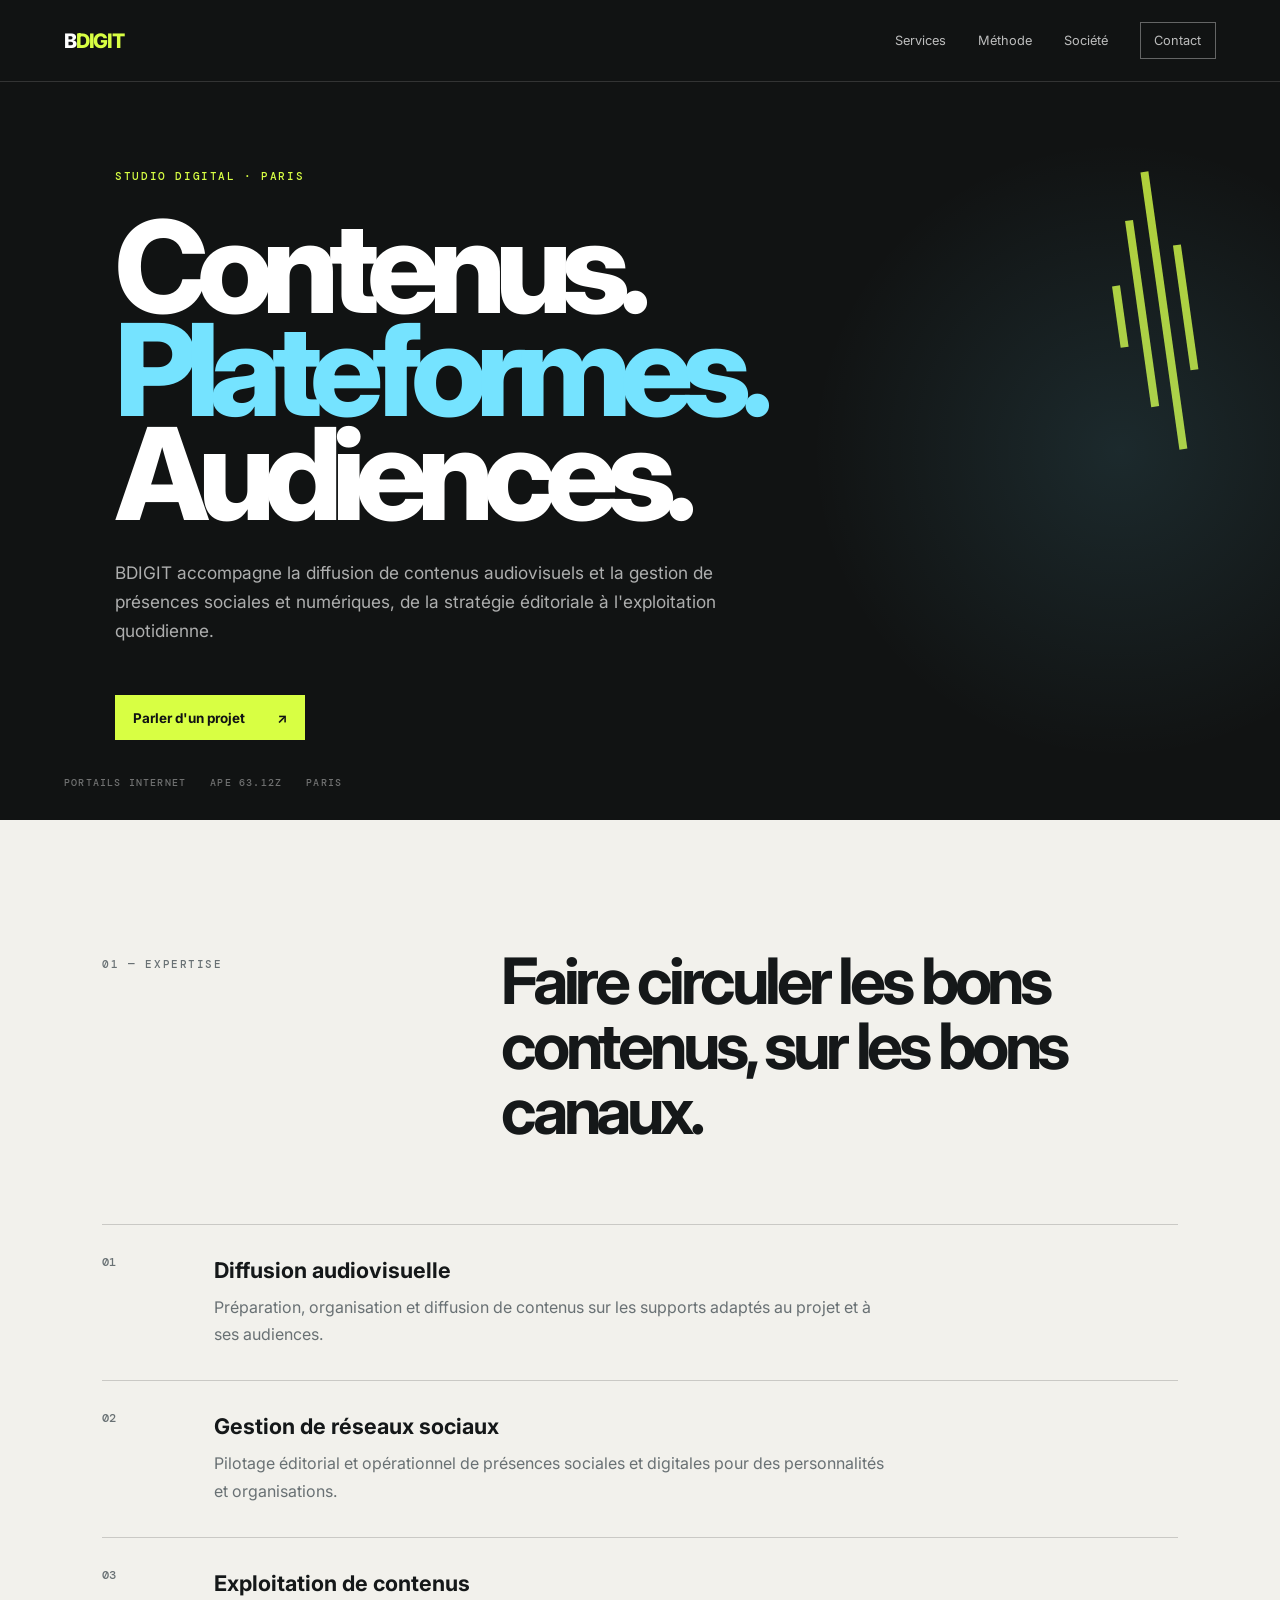
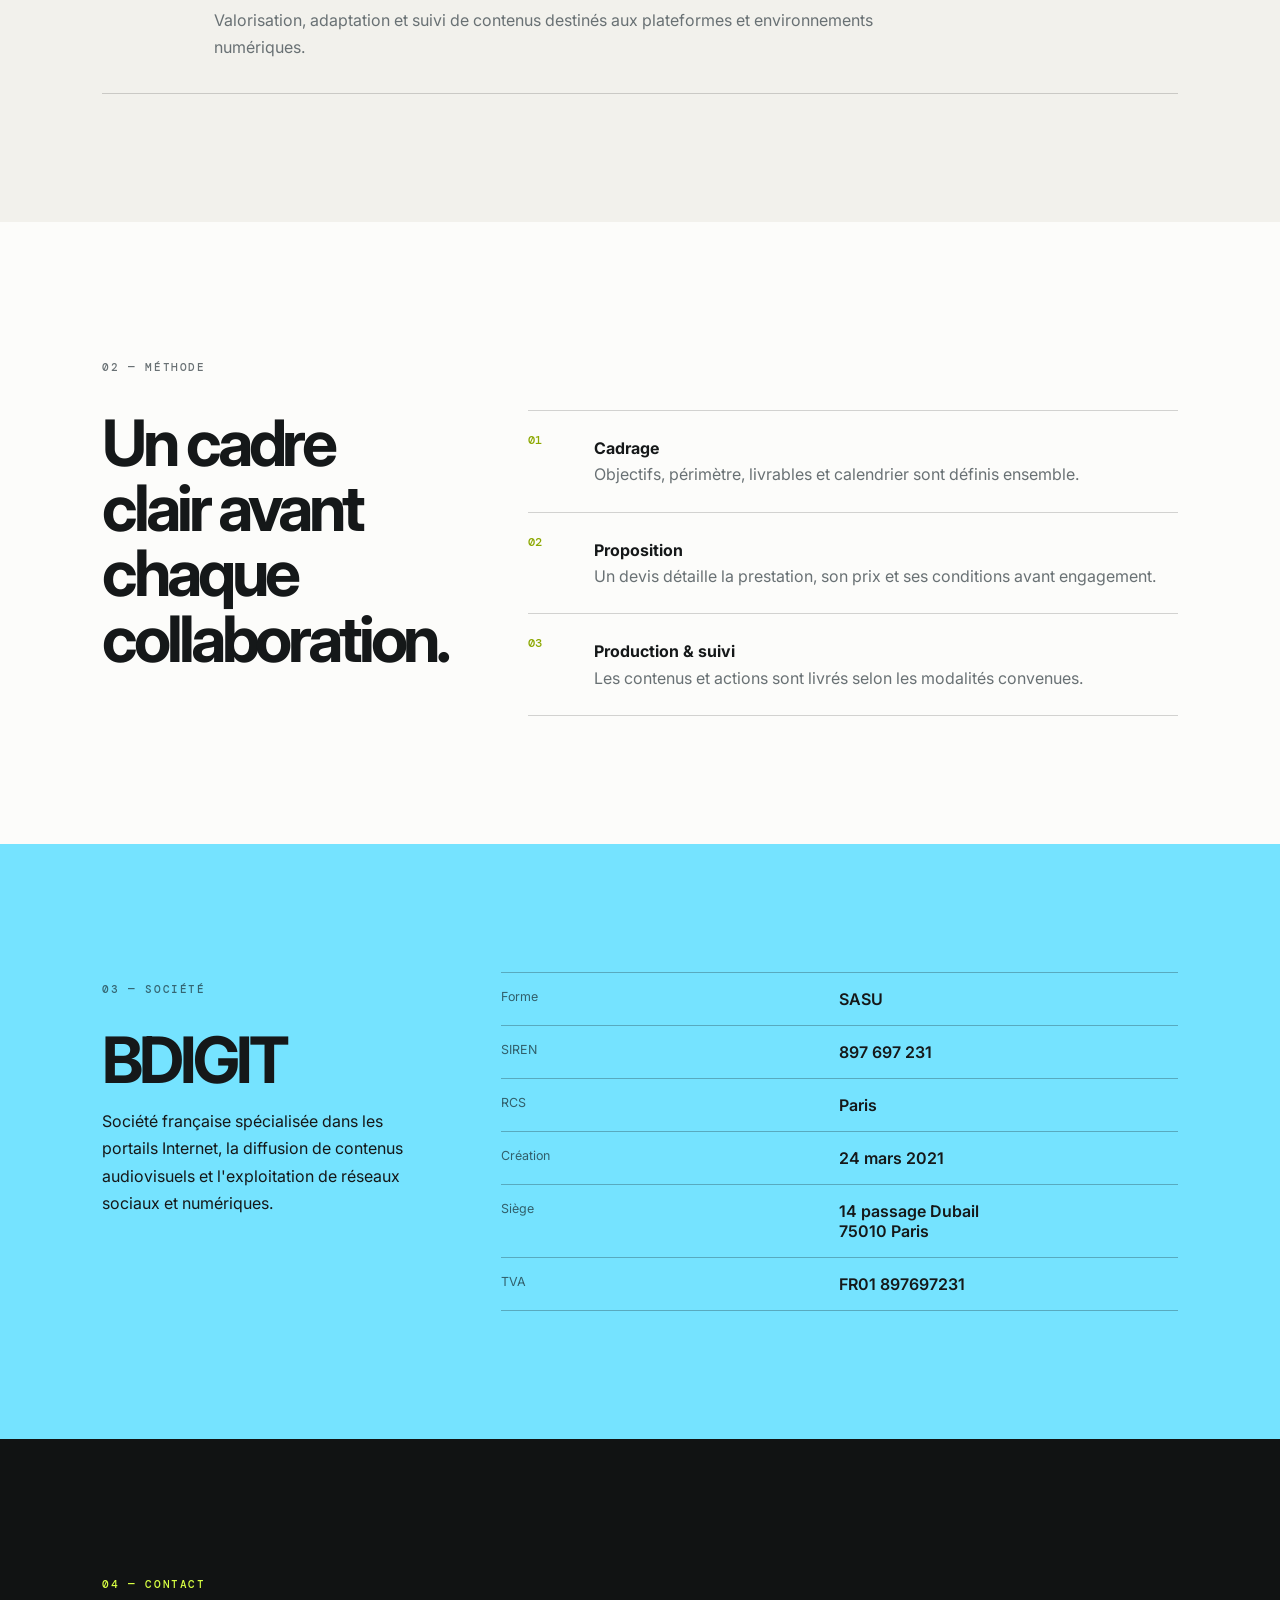
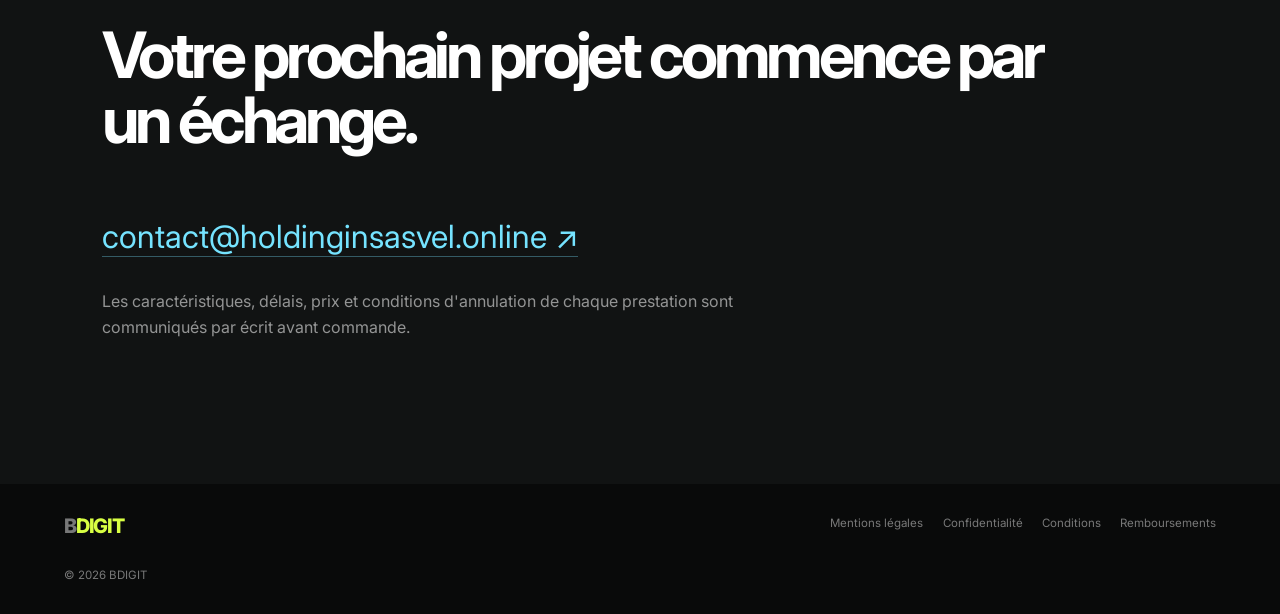
<file: index.html>
<!doctype html>
<html lang="fr">
<head>
  <meta charset="utf-8">
  <meta name="viewport" content="width=device-width,initial-scale=1">
  <meta name="description" content="BDIGIT accompagne la diffusion de contenus audiovisuels et la gestion de présences numériques.">
  <title>BDIGIT — Contenus & présences numériques</title>
  <link rel="preconnect" href="https://fonts.googleapis.com">
  <link rel="preconnect" href="https://fonts.gstatic.com" crossorigin>
  <link href="https://fonts.googleapis.com/css2?family=DM+Mono:wght@400;500&family=Inter:wght@400;500;600;700;800&display=swap" rel="stylesheet">
  <link rel="stylesheet" href="styles.css">
</head>
<body>
  <a class="skip" href="#contenu">Aller au contenu</a>
  <header>
    <a class="logo" href="index.html">B<span>DIGIT</span></a>
    <button class="menu" type="button" aria-expanded="false" aria-controls="nav">Menu</button>
    <nav id="nav" aria-label="Navigation principale">
      <a href="#services">Services</a><a href="#methode">Méthode</a><a href="#societe">Société</a><a class="contact-link" href="#contact">Contact</a>
    </nav>
  </header>
  <main id="contenu">
    <section class="hero">
      <div class="signal" aria-hidden="true"><span></span><span></span><span></span><span></span></div>
      <p class="eyebrow">Studio digital · Paris</p>
      <h1>Contenus.<br><span>Plateformes.</span><br>Audiences.</h1>
      <p class="intro">BDIGIT accompagne la diffusion de contenus audiovisuels et la gestion de présences sociales et numériques, de la stratégie éditoriale à l'exploitation quotidienne.</p>
      <a class="button" href="#contact">Parler d'un projet <span>↗</span></a>
      <div class="hero-meta"><span>PORTAILS INTERNET</span><span>APE 63.12Z</span><span>PARIS</span></div>
    </section>

    <section class="services" id="services">
      <div class="section-head"><p class="kicker">01 — Expertise</p><h2>Faire circuler les bons contenus, sur les bons canaux.</h2></div>
      <div class="service-list">
        <article><span>01</span><div><h3>Diffusion audiovisuelle</h3><p>Préparation, organisation et diffusion de contenus sur les supports adaptés au projet et à ses audiences.</p></div></article>
        <article><span>02</span><div><h3>Gestion de réseaux sociaux</h3><p>Pilotage éditorial et opérationnel de présences sociales et digitales pour des personnalités et organisations.</p></div></article>
        <article><span>03</span><div><h3>Exploitation de contenus</h3><p>Valorisation, adaptation et suivi de contenus destinés aux plateformes et environnements numériques.</p></div></article>
      </div>
    </section>

    <section class="method" id="methode">
      <p class="kicker">02 — Méthode</p>
      <div class="method-grid">
        <h2>Un cadre clair avant chaque collaboration.</h2>
        <div class="steps">
          <div><b>01</b><p><strong>Cadrage</strong><br>Objectifs, périmètre, livrables et calendrier sont définis ensemble.</p></div>
          <div><b>02</b><p><strong>Proposition</strong><br>Un devis détaille la prestation, son prix et ses conditions avant engagement.</p></div>
          <div><b>03</b><p><strong>Production & suivi</strong><br>Les contenus et actions sont livrés selon les modalités convenues.</p></div>
        </div>
      </div>
    </section>

    <section class="company" id="societe">
      <div><p class="kicker">03 — Société</p><h2>BDIGIT</h2><p class="company-copy">Société française spécialisée dans les portails Internet, la diffusion de contenus audiovisuels et l'exploitation de réseaux sociaux et numériques.</p></div>
      <dl>
        <div><dt>Forme</dt><dd>SASU</dd></div><div><dt>SIREN</dt><dd>897 697 231</dd></div><div><dt>RCS</dt><dd>Paris</dd></div><div><dt>Création</dt><dd>24 mars 2021</dd></div><div><dt>Siège</dt><dd>14 passage Dubail<br>75010 Paris</dd></div><div><dt>TVA</dt><dd>FR01 897697231</dd></div>
      </dl>
    </section>

    <section class="contact" id="contact">
      <p class="kicker">04 — Contact</p><h2>Votre prochain projet commence par un échange.</h2>
      <a href="mailto:contact@holdinginsasvel.online">contact@holdinginsasvel.online <span>↗</span></a>
      <p>Les caractéristiques, délais, prix et conditions d'annulation de chaque prestation sont communiqués par écrit avant commande.</p>
    </section>
  </main>
  <footer><a class="logo" href="index.html">B<span>DIGIT</span></a><div><a href="mentions-legales.html">Mentions légales</a><a href="confidentialite.html">Confidentialité</a><a href="conditions.html">Conditions</a><a href="remboursements.html">Remboursements</a></div><p>© <span id="year">2026</span> BDIGIT</p></footer>
  <script src="script.js"></script>
</body>
</html>
</file>
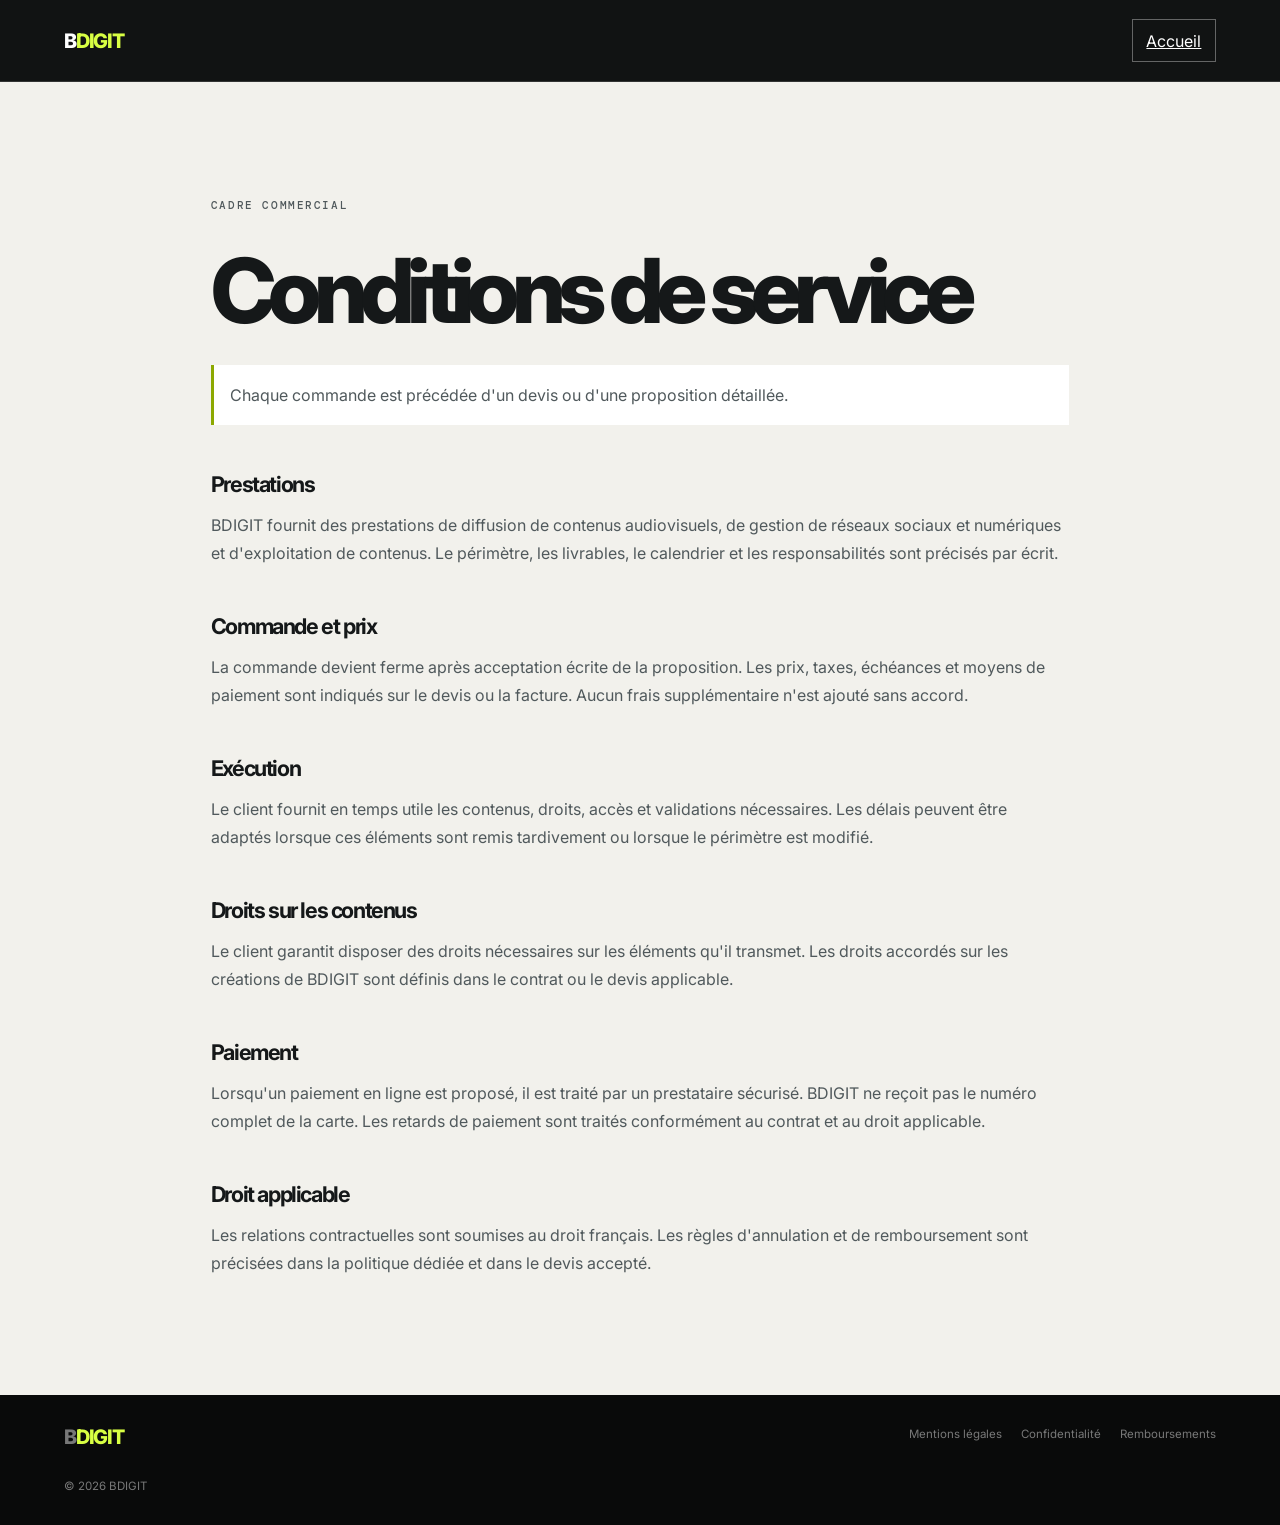
<file: conditions.html>
<!doctype html><html lang="fr"><head><meta charset="utf-8"><meta name="viewport" content="width=device-width,initial-scale=1"><title>Conditions — BDIGIT</title><link rel="preconnect" href="https://fonts.googleapis.com"><link rel="preconnect" href="https://fonts.gstatic.com" crossorigin><link href="https://fonts.googleapis.com/css2?family=DM+Mono:wght@400;500&family=Inter:wght@400;500;600;700;800&display=swap" rel="stylesheet"><link rel="stylesheet" href="styles.css"></head><body><header class="legal-header"><a class="logo" href="index.html">B<span>DIGIT</span></a><a class="contact-link" href="index.html">Accueil</a></header><main class="legal-main"><p class="kicker">Cadre commercial</p><h1>Conditions de service</h1><p class="legal-note">Chaque commande est précédée d'un devis ou d'une proposition détaillée.</p><h2>Prestations</h2><p>BDIGIT fournit des prestations de diffusion de contenus audiovisuels, de gestion de réseaux sociaux et numériques et d'exploitation de contenus. Le périmètre, les livrables, le calendrier et les responsabilités sont précisés par écrit.</p><h2>Commande et prix</h2><p>La commande devient ferme après acceptation écrite de la proposition. Les prix, taxes, échéances et moyens de paiement sont indiqués sur le devis ou la facture. Aucun frais supplémentaire n'est ajouté sans accord.</p><h2>Exécution</h2><p>Le client fournit en temps utile les contenus, droits, accès et validations nécessaires. Les délais peuvent être adaptés lorsque ces éléments sont remis tardivement ou lorsque le périmètre est modifié.</p><h2>Droits sur les contenus</h2><p>Le client garantit disposer des droits nécessaires sur les éléments qu'il transmet. Les droits accordés sur les créations de BDIGIT sont définis dans le contrat ou le devis applicable.</p><h2>Paiement</h2><p>Lorsqu'un paiement en ligne est proposé, il est traité par un prestataire sécurisé. BDIGIT ne reçoit pas le numéro complet de la carte. Les retards de paiement sont traités conformément au contrat et au droit applicable.</p><h2>Droit applicable</h2><p>Les relations contractuelles sont soumises au droit français. Les règles d'annulation et de remboursement sont précisées dans la politique dédiée et dans le devis accepté.</p></main><footer><a class="logo" href="index.html">B<span>DIGIT</span></a><div><a href="mentions-legales.html">Mentions légales</a><a href="confidentialite.html">Confidentialité</a><a href="remboursements.html">Remboursements</a></div><p>© 2026 BDIGIT</p></footer></body></html>
</file>
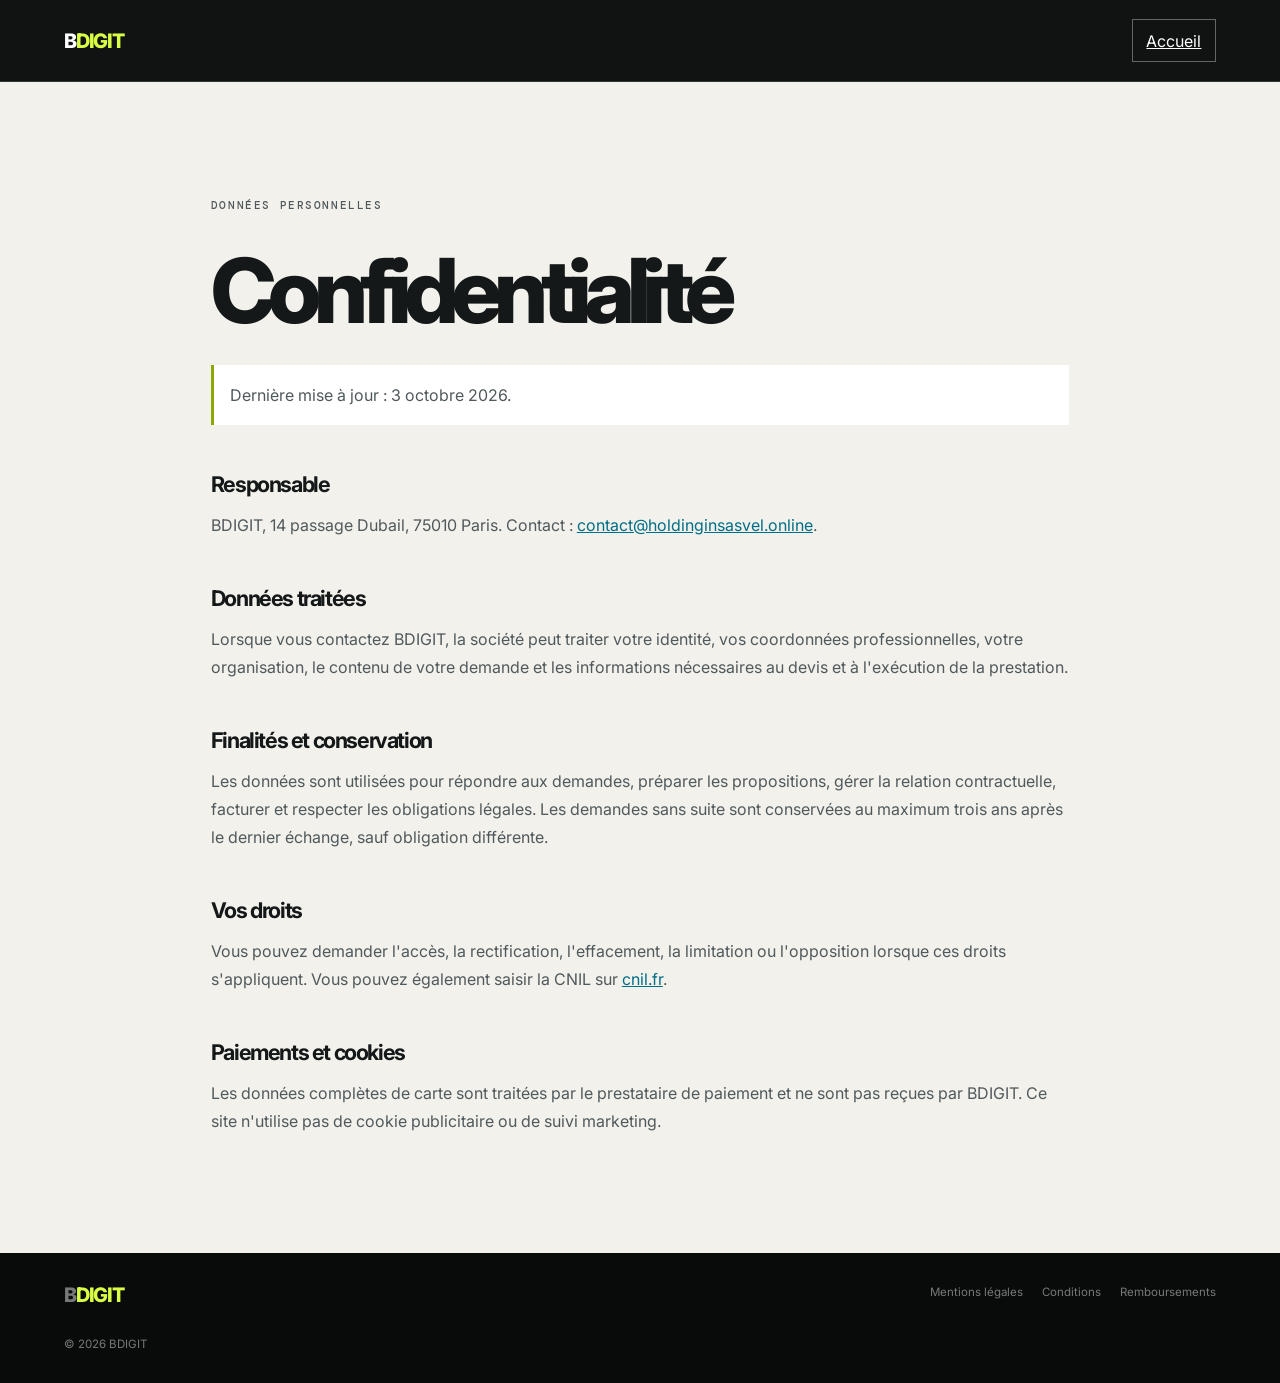
<file: confidentialite.html>
<!doctype html><html lang="fr"><head><meta charset="utf-8"><meta name="viewport" content="width=device-width,initial-scale=1"><title>Confidentialité — BDIGIT</title><link rel="preconnect" href="https://fonts.googleapis.com"><link rel="preconnect" href="https://fonts.gstatic.com" crossorigin><link href="https://fonts.googleapis.com/css2?family=DM+Mono:wght@400;500&family=Inter:wght@400;500;600;700;800&display=swap" rel="stylesheet"><link rel="stylesheet" href="styles.css"></head><body><header class="legal-header"><a class="logo" href="index.html">B<span>DIGIT</span></a><a class="contact-link" href="index.html">Accueil</a></header><main class="legal-main"><p class="kicker">Données personnelles</p><h1>Confidentialité</h1><p class="legal-note">Dernière mise à jour : 3 octobre 2026.</p><h2>Responsable</h2><p>BDIGIT, 14 passage Dubail, 75010 Paris. Contact : <a href="mailto:contact@holdinginsasvel.online">contact@holdinginsasvel.online</a>.</p><h2>Données traitées</h2><p>Lorsque vous contactez BDIGIT, la société peut traiter votre identité, vos coordonnées professionnelles, votre organisation, le contenu de votre demande et les informations nécessaires au devis et à l'exécution de la prestation.</p><h2>Finalités et conservation</h2><p>Les données sont utilisées pour répondre aux demandes, préparer les propositions, gérer la relation contractuelle, facturer et respecter les obligations légales. Les demandes sans suite sont conservées au maximum trois ans après le dernier échange, sauf obligation différente.</p><h2>Vos droits</h2><p>Vous pouvez demander l'accès, la rectification, l'effacement, la limitation ou l'opposition lorsque ces droits s'appliquent. Vous pouvez également saisir la CNIL sur <a href="https://www.cnil.fr">cnil.fr</a>.</p><h2>Paiements et cookies</h2><p>Les données complètes de carte sont traitées par le prestataire de paiement et ne sont pas reçues par BDIGIT. Ce site n'utilise pas de cookie publicitaire ou de suivi marketing.</p></main><footer><a class="logo" href="index.html">B<span>DIGIT</span></a><div><a href="mentions-legales.html">Mentions légales</a><a href="conditions.html">Conditions</a><a href="remboursements.html">Remboursements</a></div><p>© 2026 BDIGIT</p></footer></body></html>
</file>
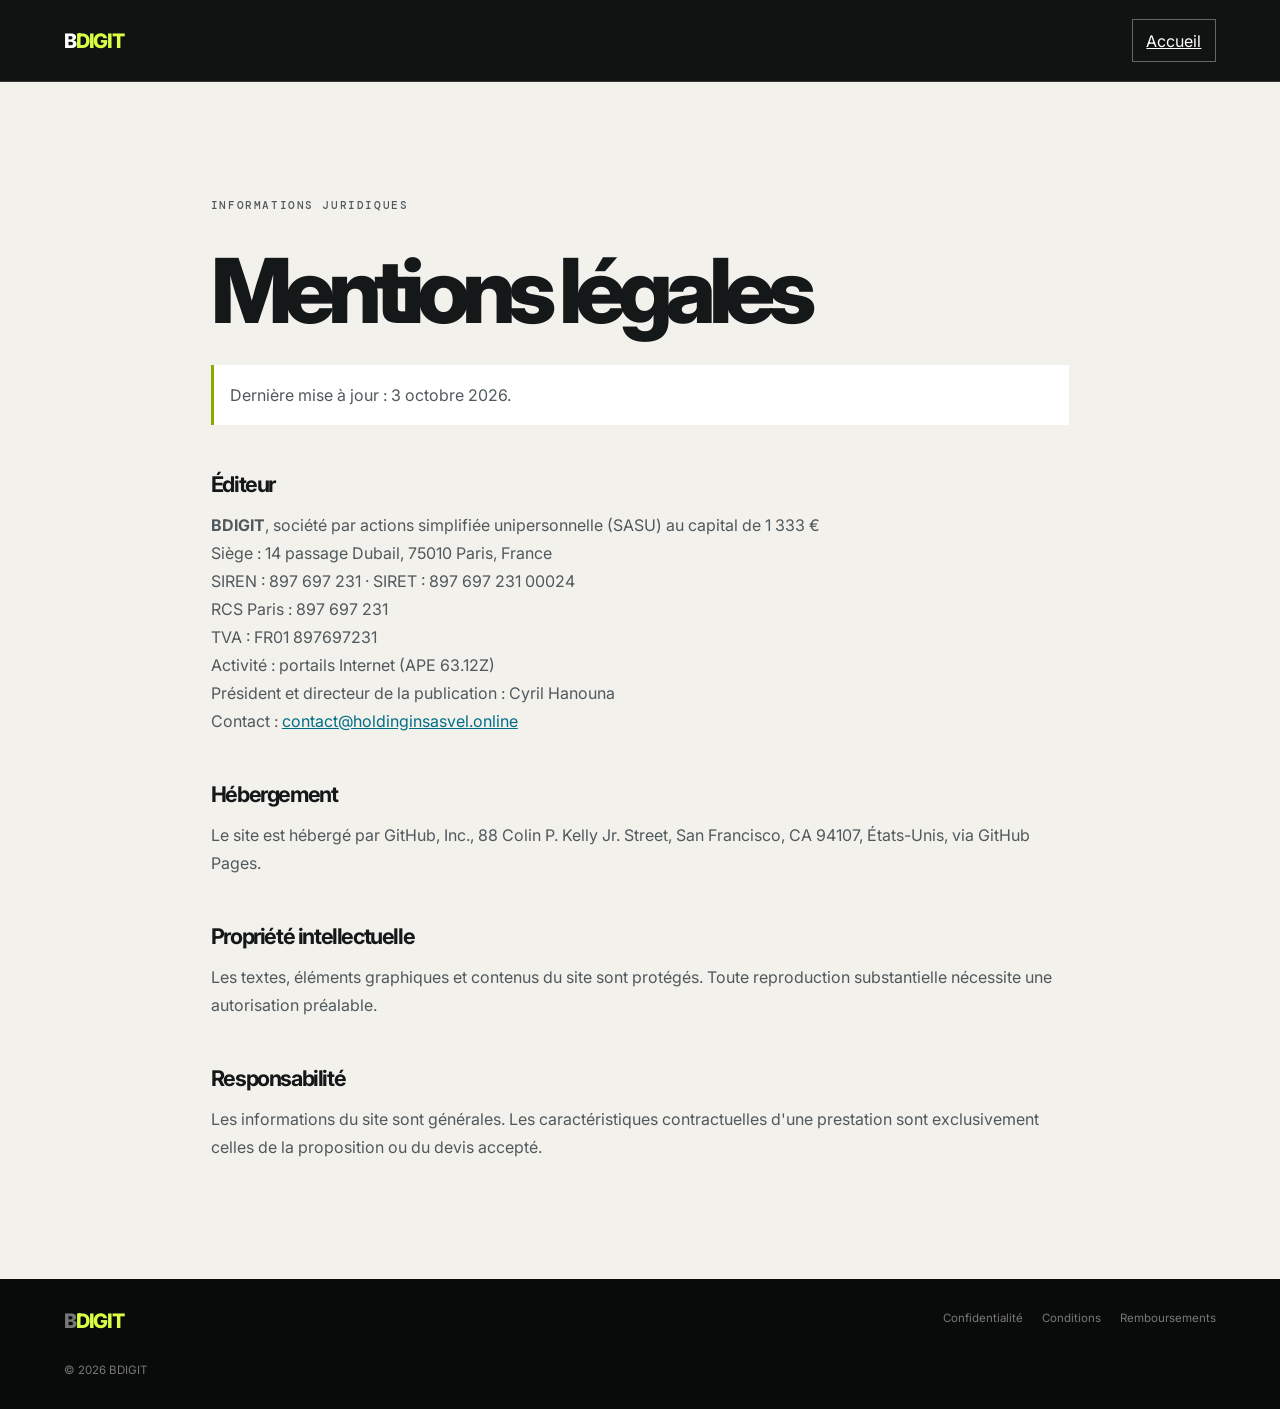
<file: mentions-legales.html>
<!doctype html><html lang="fr"><head><meta charset="utf-8"><meta name="viewport" content="width=device-width,initial-scale=1"><title>Mentions légales — BDIGIT</title><link rel="preconnect" href="https://fonts.googleapis.com"><link rel="preconnect" href="https://fonts.gstatic.com" crossorigin><link href="https://fonts.googleapis.com/css2?family=DM+Mono:wght@400;500&family=Inter:wght@400;500;600;700;800&display=swap" rel="stylesheet"><link rel="stylesheet" href="styles.css"></head><body><header class="legal-header"><a class="logo" href="index.html">B<span>DIGIT</span></a><a class="contact-link" href="index.html">Accueil</a></header><main class="legal-main"><p class="kicker">Informations juridiques</p><h1>Mentions légales</h1><p class="legal-note">Dernière mise à jour : 3 octobre 2026.</p><h2>Éditeur</h2><p><strong>BDIGIT</strong>, société par actions simplifiée unipersonnelle (SASU) au capital de 1 333 €<br>Siège : 14 passage Dubail, 75010 Paris, France<br>SIREN : 897 697 231 · SIRET : 897 697 231 00024<br>RCS Paris : 897 697 231<br>TVA : FR01 897697231<br>Activité : portails Internet (APE 63.12Z)<br>Président et directeur de la publication : Cyril Hanouna<br>Contact : <a href="mailto:contact@holdinginsasvel.online">contact@holdinginsasvel.online</a></p><h2>Hébergement</h2><p>Le site est hébergé par GitHub, Inc., 88 Colin P. Kelly Jr. Street, San Francisco, CA 94107, États-Unis, via GitHub Pages.</p><h2>Propriété intellectuelle</h2><p>Les textes, éléments graphiques et contenus du site sont protégés. Toute reproduction substantielle nécessite une autorisation préalable.</p><h2>Responsabilité</h2><p>Les informations du site sont générales. Les caractéristiques contractuelles d'une prestation sont exclusivement celles de la proposition ou du devis accepté.</p></main><footer><a class="logo" href="index.html">B<span>DIGIT</span></a><div><a href="confidentialite.html">Confidentialité</a><a href="conditions.html">Conditions</a><a href="remboursements.html">Remboursements</a></div><p>© 2026 BDIGIT</p></footer></body></html>
</file>
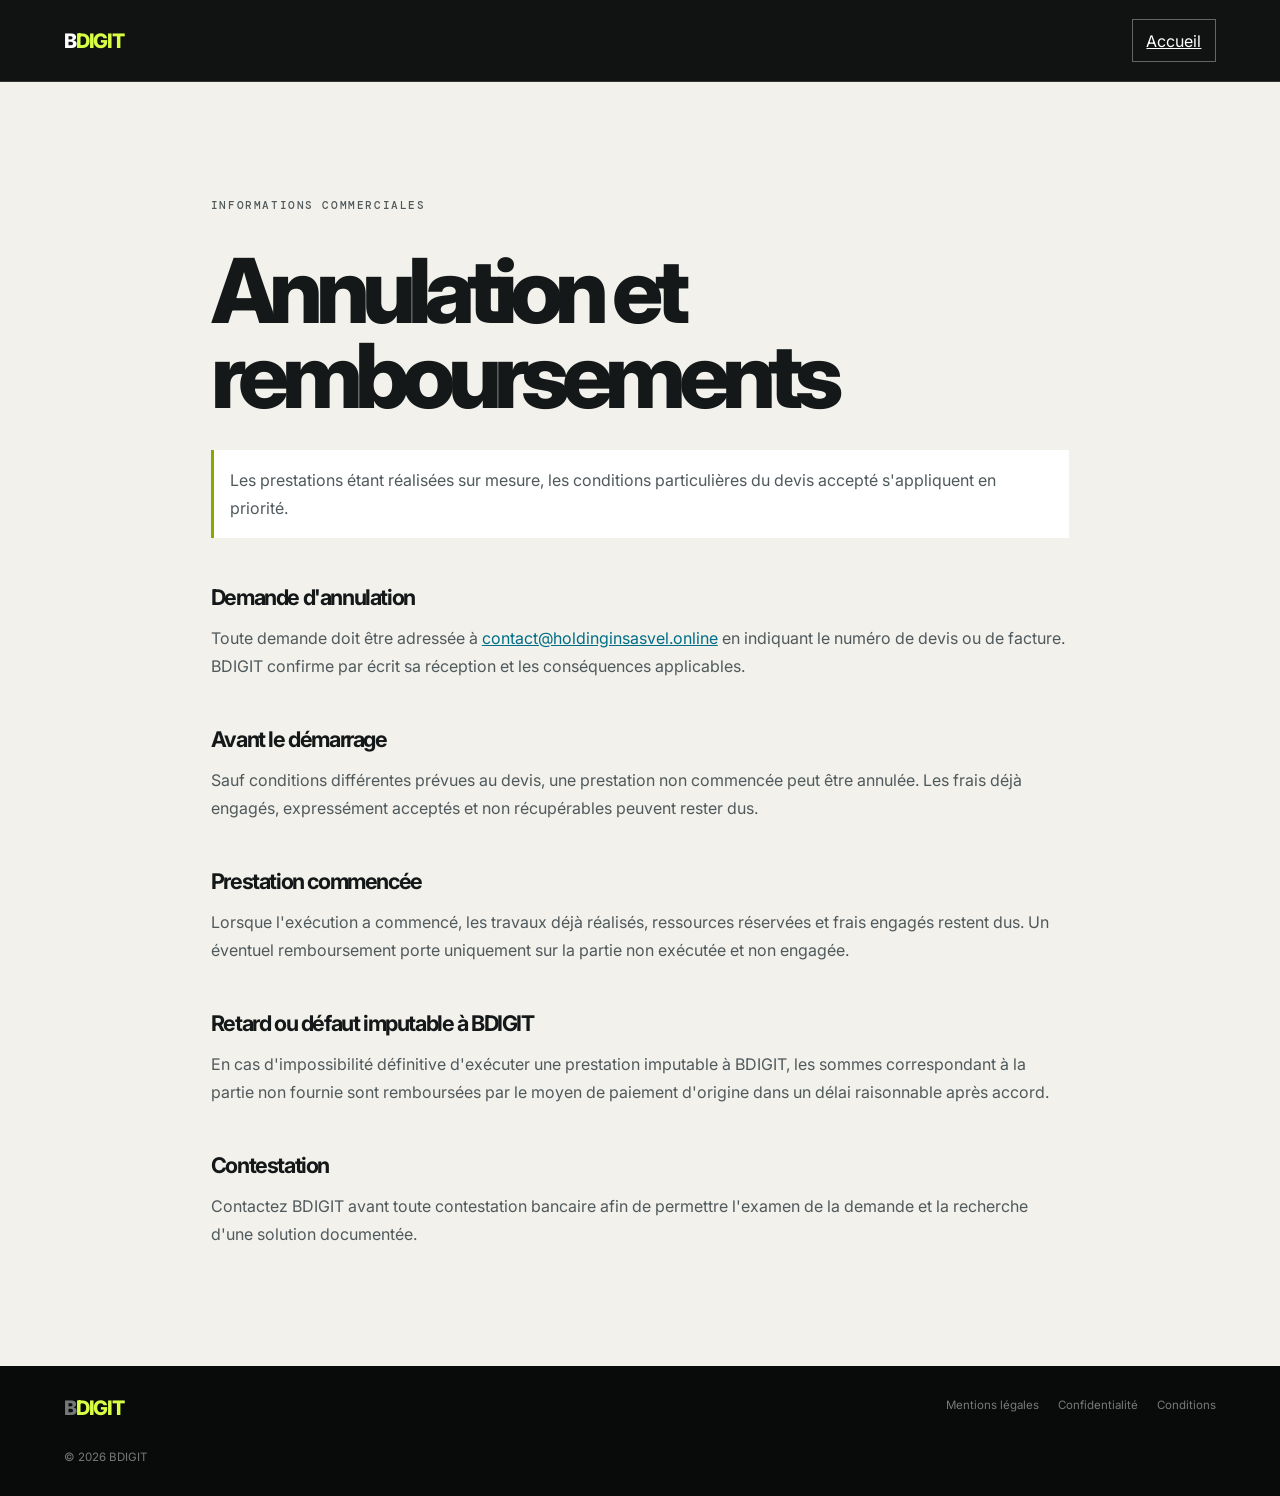
<file: remboursements.html>
<!doctype html><html lang="fr"><head><meta charset="utf-8"><meta name="viewport" content="width=device-width,initial-scale=1"><title>Annulation et remboursements — BDIGIT</title><link rel="preconnect" href="https://fonts.googleapis.com"><link rel="preconnect" href="https://fonts.gstatic.com" crossorigin><link href="https://fonts.googleapis.com/css2?family=DM+Mono:wght@400;500&family=Inter:wght@400;500;600;700;800&display=swap" rel="stylesheet"><link rel="stylesheet" href="styles.css"></head><body><header class="legal-header"><a class="logo" href="index.html">B<span>DIGIT</span></a><a class="contact-link" href="index.html">Accueil</a></header><main class="legal-main"><p class="kicker">Informations commerciales</p><h1>Annulation et remboursements</h1><p class="legal-note">Les prestations étant réalisées sur mesure, les conditions particulières du devis accepté s'appliquent en priorité.</p><h2>Demande d'annulation</h2><p>Toute demande doit être adressée à <a href="mailto:contact@holdinginsasvel.online">contact@holdinginsasvel.online</a> en indiquant le numéro de devis ou de facture. BDIGIT confirme par écrit sa réception et les conséquences applicables.</p><h2>Avant le démarrage</h2><p>Sauf conditions différentes prévues au devis, une prestation non commencée peut être annulée. Les frais déjà engagés, expressément acceptés et non récupérables peuvent rester dus.</p><h2>Prestation commencée</h2><p>Lorsque l'exécution a commencé, les travaux déjà réalisés, ressources réservées et frais engagés restent dus. Un éventuel remboursement porte uniquement sur la partie non exécutée et non engagée.</p><h2>Retard ou défaut imputable à BDIGIT</h2><p>En cas d'impossibilité définitive d'exécuter une prestation imputable à BDIGIT, les sommes correspondant à la partie non fournie sont remboursées par le moyen de paiement d'origine dans un délai raisonnable après accord.</p><h2>Contestation</h2><p>Contactez BDIGIT avant toute contestation bancaire afin de permettre l'examen de la demande et la recherche d'une solution documentée.</p></main><footer><a class="logo" href="index.html">B<span>DIGIT</span></a><div><a href="mentions-legales.html">Mentions légales</a><a href="confidentialite.html">Confidentialité</a><a href="conditions.html">Conditions</a></div><p>© 2026 BDIGIT</p></footer></body></html>
</file>
<file: styles.css>
:root{--black:#111313;--ink:#151819;--paper:#f2f1ec;--white:#fcfcfa;--acid:#d8ff43;--cyan:#75e3ff;--line:rgba(17,19,19,.18);--muted:#697174;--sans:"Inter",Arial,sans-serif;--mono:"DM Mono",monospace}*{box-sizing:border-box}html{scroll-behavior:smooth}body{margin:0;background:var(--paper);color:var(--ink);font-family:var(--sans)}a{color:inherit}.skip{position:fixed;top:-60px;left:1rem;z-index:20;background:white;padding:.75rem}.skip:focus{top:1rem}header{position:absolute;inset:0 0 auto;z-index:5;display:flex;align-items:center;justify-content:space-between;min-height:82px;padding:0 clamp(1.2rem,5vw,5rem);color:white;border-bottom:1px solid rgba(255,255,255,.14)}.logo{font:800 1.25rem/1 var(--sans);letter-spacing:-.06em;text-decoration:none}.logo span{color:var(--acid)}nav{display:flex;align-items:center;gap:2rem}nav a{color:rgba(255,255,255,.72);font-size:.8rem;text-decoration:none}nav a:hover,nav a:focus-visible{color:white}.contact-link{padding:.65rem .85rem;border:1px solid rgba(255,255,255,.35)}.menu{display:none;background:none;color:white;border:1px solid rgba(255,255,255,.35);padding:.55rem .7rem}.hero{position:relative;min-height:760px;padding:10rem clamp(1.2rem,9vw,10rem) 5rem;overflow:hidden;background:var(--black);color:white}.hero:after{content:"";position:absolute;right:-15%;top:12%;width:55vw;height:55vw;border-radius:50%;background:radial-gradient(circle,var(--cyan) 0,transparent 62%);opacity:.11}.signal{position:absolute;right:7vw;top:21%;display:flex;align-items:center;gap:14px;height:280px;transform:rotate(-8deg);opacity:.8}.signal span{display:block;width:8px;background:var(--acid)}.signal span:nth-child(1){height:22%}.signal span:nth-child(2){height:67%}.signal span:nth-child(3){height:100%}.signal span:nth-child(4){height:45%}.eyebrow,.kicker{font:500 .71rem/1 var(--mono);letter-spacing:.14em;text-transform:uppercase}.eyebrow{color:var(--acid)}h1{position:relative;margin:2rem 0;max-width:1000px;font:800 clamp(4rem,10vw,9.2rem)/.81 var(--sans);letter-spacing:-.085em}h1 span{color:var(--cyan)}.intro{position:relative;max-width:630px;color:rgba(255,255,255,.66);font-size:1.08rem;line-height:1.7}.button{display:inline-flex;gap:2rem;margin-top:2rem;padding:.9rem 1.1rem;background:var(--acid);color:var(--black);text-decoration:none;font-weight:700;font-size:.84rem}.button:hover{background:white}.hero-meta{position:absolute;left:clamp(1.2rem,5vw,5rem);right:clamp(1.2rem,5vw,5rem);bottom:2rem;display:flex;gap:1.5rem;color:rgba(255,255,255,.4);font:500 .62rem/1 var(--mono);letter-spacing:.12em}.section-head,.method-grid,.company{display:grid;grid-template-columns:.8fr 1.7fr;gap:5rem}.services,.method,.company,.contact{padding:clamp(5rem,10vw,10rem) clamp(1.2rem,8vw,9rem)}.kicker{color:var(--muted)}h2{margin:0;font:700 clamp(2.4rem,5vw,5.4rem)/1.02 var(--sans);letter-spacing:-.065em}.service-list{margin-top:5rem;border-top:1px solid var(--line)}.service-list article{display:grid;grid-template-columns:80px 1fr;gap:2rem;padding:2rem 0;border-bottom:1px solid var(--line)}.service-list article>span{font:500 .72rem/1 var(--mono);color:var(--muted)}.service-list h3{margin:0 0 .7rem;font-size:1.35rem}.service-list p{max-width:680px;margin:0;color:var(--muted);line-height:1.7}.method{background:var(--white)}.method-grid{margin-top:2.3rem}.steps{border-top:1px solid var(--line)}.steps>div{display:grid;grid-template-columns:50px 1fr;gap:1rem;padding:1.5rem 0;border-bottom:1px solid var(--line)}.steps b{font:500 .72rem/1 var(--mono);color:#8ca800}.steps p{margin:0;color:var(--muted);line-height:1.65}.steps strong{color:var(--ink)}.company{background:var(--cyan)}.company .kicker{margin-bottom:2rem;color:rgba(0,0,0,.55)}.company-copy{max-width:560px;line-height:1.7}.company dl{margin:0;border-top:1px solid rgba(0,0,0,.25)}.company dl div{display:grid;grid-template-columns:1fr 1fr;padding:1rem 0;border-bottom:1px solid rgba(0,0,0,.25)}dt{font-size:.78rem;color:rgba(0,0,0,.58)}dd{margin:0;font-weight:600}.contact{background:var(--black);color:white}.contact .kicker{color:var(--acid)}.contact h2{max-width:970px;margin:2rem 0 4rem}.contact>a{font-size:clamp(1.1rem,2.5vw,2.1rem);color:var(--cyan);text-decoration:none;border-bottom:1px solid rgba(117,227,255,.35)}.contact>p:last-child{max-width:650px;margin-top:2rem;color:rgba(255,255,255,.55);line-height:1.65}footer{display:grid;grid-template-columns:1fr auto;gap:2rem;padding:2rem clamp(1.2rem,5vw,5rem);background:#090a0a;color:rgba(255,255,255,.45);font-size:.72rem}footer>div{display:flex;flex-wrap:wrap;gap:1.2rem}footer>div a{text-decoration:none}footer p{grid-column:1/-1;margin:0}.legal-header{position:static;background:var(--black)}.legal-main{max-width:900px;min-height:70vh;margin:auto;padding:clamp(4rem,8vw,7rem) 1.3rem}.legal-main h1{color:var(--ink);font-size:clamp(3rem,7vw,6rem);line-height:.95}.legal-main h2{margin:3rem 0 .8rem;font-size:1.35rem}.legal-main p,.legal-main li{color:#50595c;line-height:1.75}.legal-main a{color:#006e86}.legal-note{padding:1rem;border-left:3px solid #8ca800;background:white}@media(max-width:760px){header{min-height:70px}.menu{display:block}nav{display:none;position:absolute;top:70px;left:0;right:0;flex-direction:column;align-items:stretch;gap:0;padding:.7rem 1.2rem 1rem;background:var(--black)}nav.open{display:flex}nav a{padding:.85rem 0}.contact-link{border:0}.hero{min-height:700px}.signal{opacity:.25}.section-head,.method-grid,.company{grid-template-columns:1fr;gap:2.4rem}.service-list article{grid-template-columns:45px 1fr}.company dl div{grid-template-columns:1fr;gap:.3rem}footer{grid-template-columns:1fr}footer p{grid-column:auto}}@media(prefers-reduced-motion:reduce){html{scroll-behavior:auto}}
</file>
